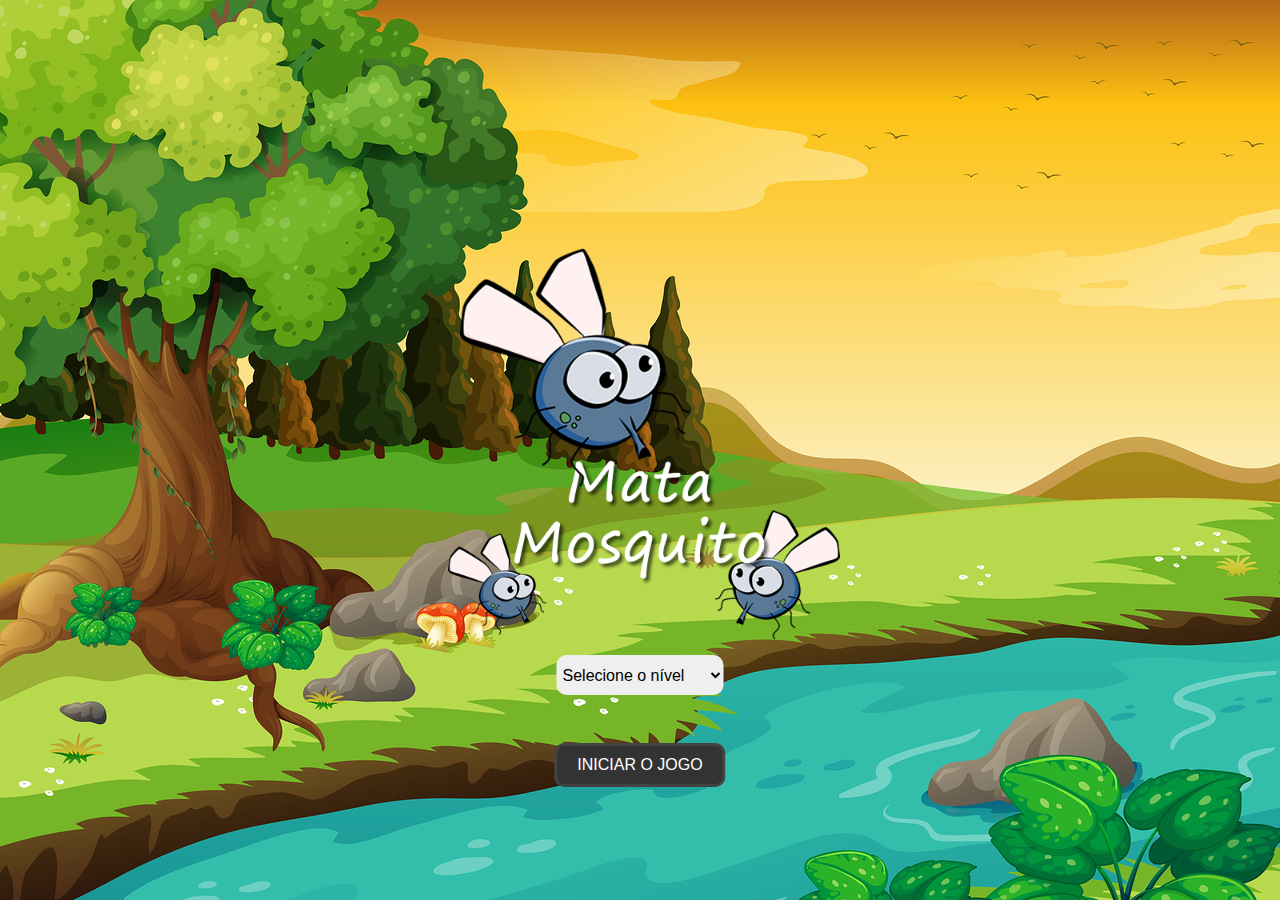
<file: index.html>
<!DOCTYPE html>
<html lang="pt-br">
    <head>
        <meta charset="UTF-8">
        <meta name="viewport" content="width=device-width, initial-scale=1.0">
        <meta http-equiv="X-UA-Compatible" content="ie=edge">
        <title>JOGO MATA MOSCA</title>
        <link rel="stylesheet" href="css/style.css">
        <script>
            function iniciarJogo(){
                var nivel = document.getElementById('nivel').value

                if(nivel === '') {
                    alert('Selecione um nível para iniciar o jogo!')
                    return false
                }
                
                window.location.href = 'app.html?' + nivel
            }
        </script>
    </head>
    <body>

        <div class="container__gameover">
            <img class="game__inicio" src="image/game.png">     
        </div>    
        <div class="box__select">
            <select class="from__control" id="nivel">
                <option value="">Selecione o nível</option>
                <option value="normal">Normal</option>
                <option value="dificil">Difícil</option>
                <option value="chucknorris">Chuck Norris</option>
            </select>
        </div>
        <button onclick="iniciarJogo()" class="button__iniciar">iniciar o jogo</button>  
        
    </body>
</html>
</file>
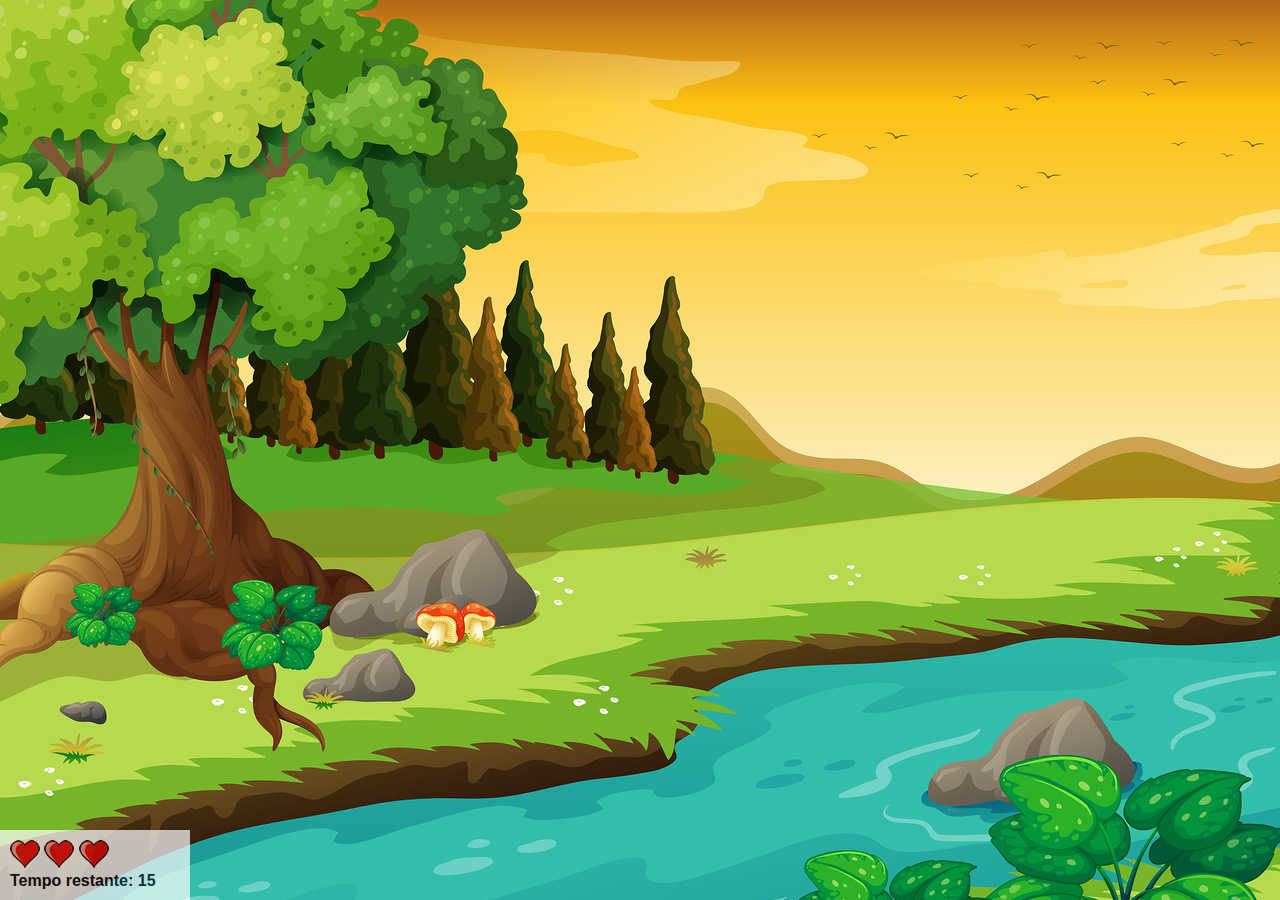
<file: app.html>
<!DOCTYPE html>
<html lang="pt-br">
    <head>
        <meta charset="UTF-8">
        <meta name="viewport" content="width=device-width, initial-scale=1.0">
        <meta http-equiv="X-UA-Compatible" content="ie=edge">
        <title>JOGO MATA MOSQUITO</title>
        <link rel="stylesheet" href="css/style.css">
    </head>
    <body onresize="ajustaTamanhoPalcoJogo()">
        <div class="painel">
            <div class="vidas">
                <img id="v1" src="image/coracao_cheio.png">
                <img id="v2" src="image/coracao_cheio.png">
                <img id="v3" src="image/coracao_cheio.png">
            </div>
            <div class="cronometro">
                <p>Tempo restante: <span id="cronometro"></span></p>
            </div>
        </div>
        <!-- <img class="mosca__1" src="image/mosca.png" alt="imagem de mosquito do app"> -->        
        <script src="js/jogo.js"></script>
    </body>
</html>
</file>
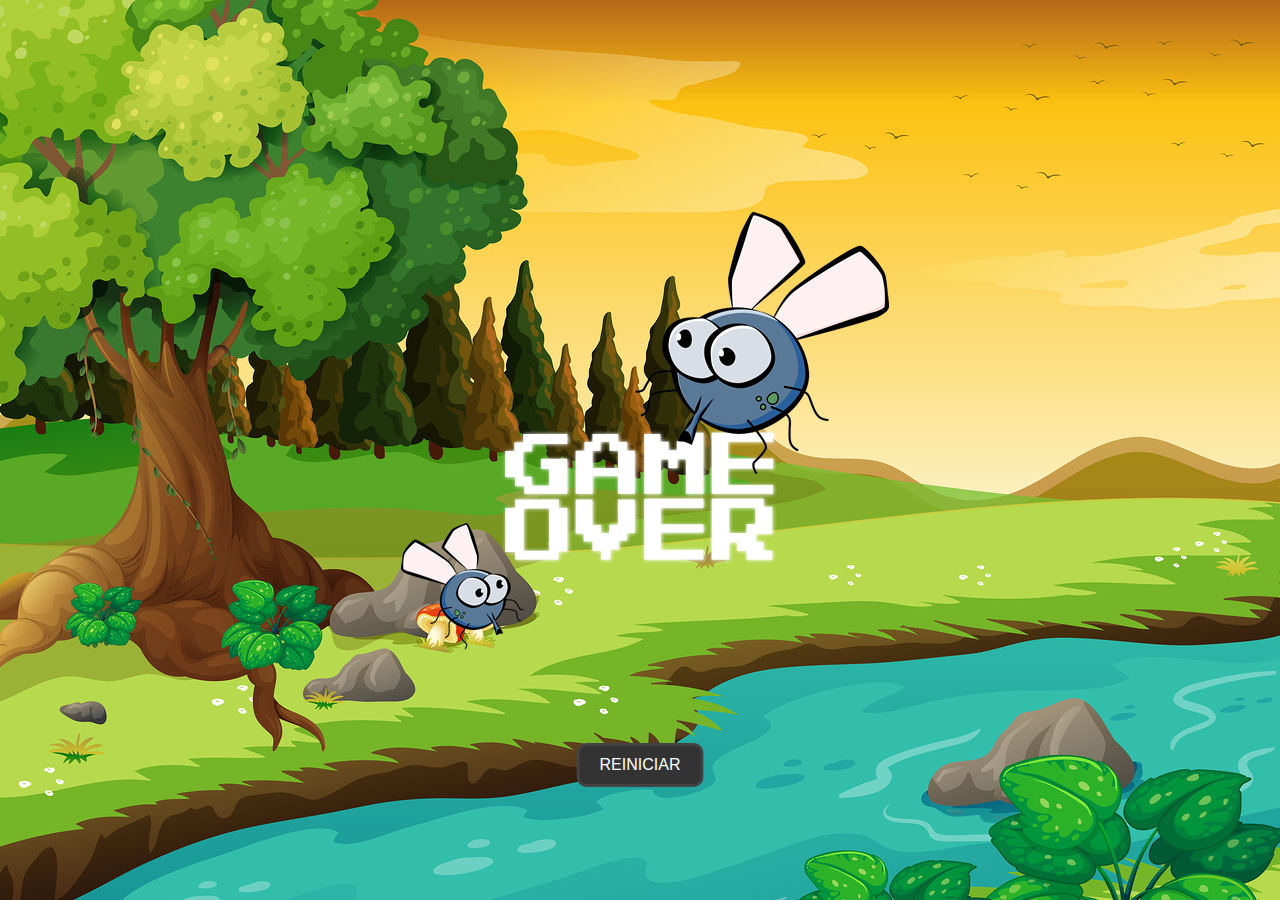
<file: fim_de_jogo.html>
<!DOCTYPE html>
<html lang="pt-br">
    <head>
        <meta charset="UTF-8">
        <meta name="viewport" content="width=device-width, initial-scale=1.0">
        <meta http-equiv="X-UA-Compatible" content="ie=edge">
        <title>Game Over</title>
        <link rel="stylesheet" href="css/style.css">
    </head>
    <body>
        
        <div class="container__gameover">
            <img class="game__over" src="image/game_over.png">     
        </div>  
        <button onclick="window.location.href = 'index.html'" class="button__iniciar">Reiniciar</button>  
        
    </body>
</html>
</file>
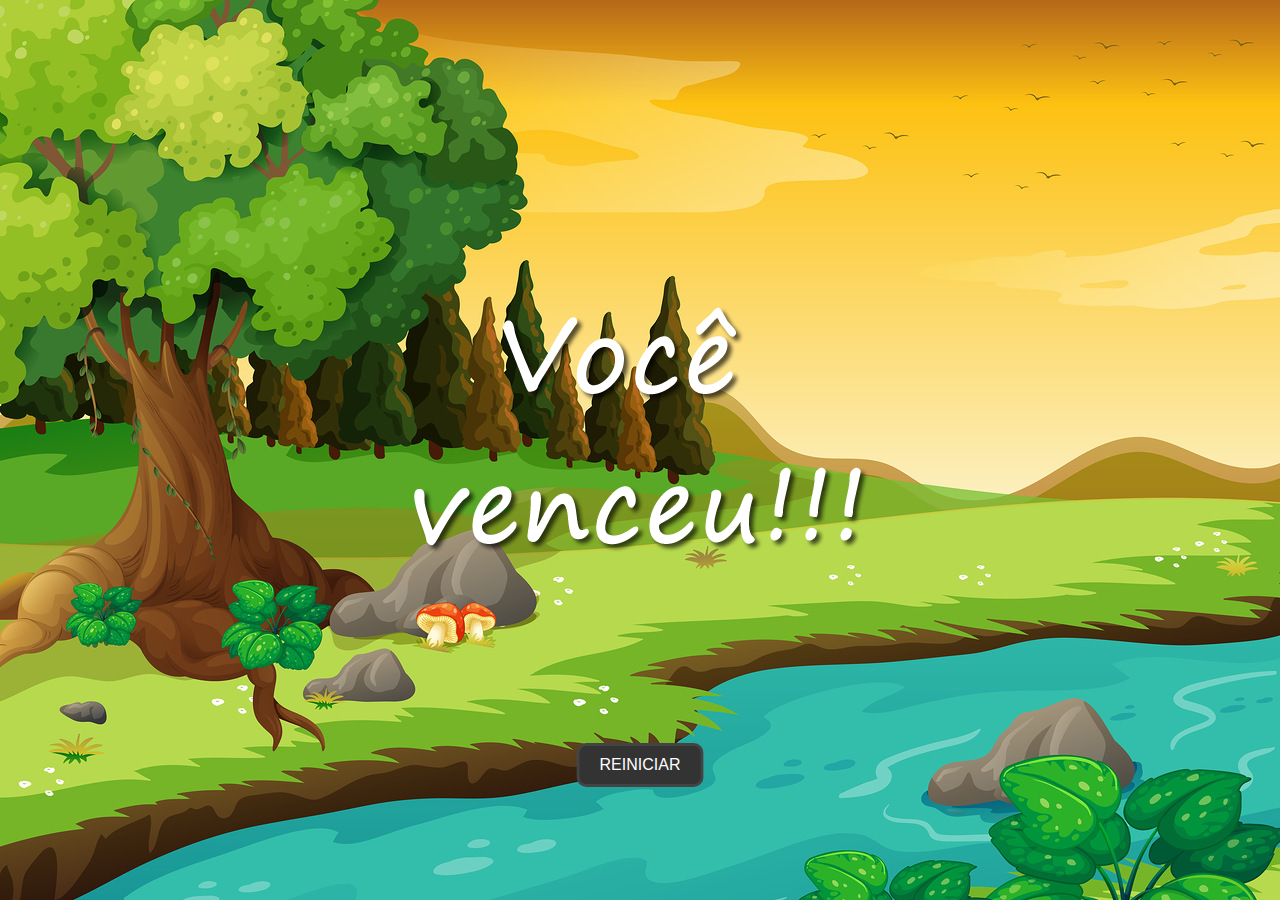
<file: vitoria.html>
<!DOCTYPE html>
<html lang="pt-br">
    <head>
        <meta charset="UTF-8">
        <meta name="viewport" content="width=device-width, initial-scale=1.0">
        <meta http-equiv="X-UA-Compatible" content="ie=edge">
        <title>Vitória</title>
        <link rel="stylesheet" href="css/style.css">
    </head>
    <body>
        
        <div class="container__gameover">
            <img class="game__over" src="image/vitoria.png">     
        </div>    
        <button onclick="window.location.href = 'index.html'" class="button__iniciar">Reiniciar</button>  
                
    </body>
</html>
</file>
<file: css/style.css>
*{
    margin: 0;
    padding: 0;
    box-sizing: border-box;
    font-family: sans-serif;
}
html {
    cursor: url('../image/mata_mosca.png')30 30,auto;
}
body {
    background-color: #333;
    background-image: url('../image/bg.jpg');
    background-repeat: no-repeat;
    background-size: cover;
    height: 100vh;
    overflow: hidden;
}

.painel {
    position: absolute;
    width: 190px;
    padding: 10px;
    bottom: 0;
    background-color: white;
    opacity: 0.7;
}
.vidas {
    float: left;
}
.cronometro {
    float: left;
}
.cronometro p {
    font-weight: bold;
}
/* pagina inicial index */
.game__inicio {
    width: 400px;
}
.box__select {
    position: absolute;
    top: 75%;
    left: 50%;
    transform: translate(-50%,-50%);
}
.box__select select {
    height: 40px;
    width: 167px;
    outline: none;
    border: 0;
    border-radius: 10px;
    font-size: 16px;
    padding: 2px;
}

/* fim_de_jogo.html */
.container__gameover {
    position: absolute;
    top: 50%;
    left: 50%;
    transform: translate(-50%,-50%);
}
.button__iniciar { 
    background: #333;
    color: white;
    padding: 10px 20px;
    font-size: 16px;
    cursor: pointer;
    border-radius: 10px;
    text-transform: uppercase;
    border: 3px solid rgba(92, 91, 91, 0.411);
    position: absolute;
    top: 85%;
    left: 50%;
    transform: translate(-50%,-50%);
    outline: none;
}


/*Via javascript*/
.mosca__1 {
    width: 50px;
    height: 50px;
}
.mosca__2 {
    width: 70px;
    height: 70px;
}
.mosca__3 {
    width: 90px;
    height: 90px;
}
.lado__a {
    transform: scaleX(1);
    -moz-transform: scaleX(1);
    -ms-transform: scaleX(1);
    -o-transform: scaleX(1);
    -webkit-transform: scaleX(1);
}
.lado__b {
    transform: scaleX(-1);
    -moz-transform: scaleX(-1);
    -ms-transform: scaleX(-1);
    -o-transform: scaleX(-1);
    -webkit-transform: scaleX(-1);
}

@media screen and (max-width: 500px) {
   
    .game__over {
        overflow: hidden;
        width: 400px;
        padding: 0 2%;
    }
}
</file>
